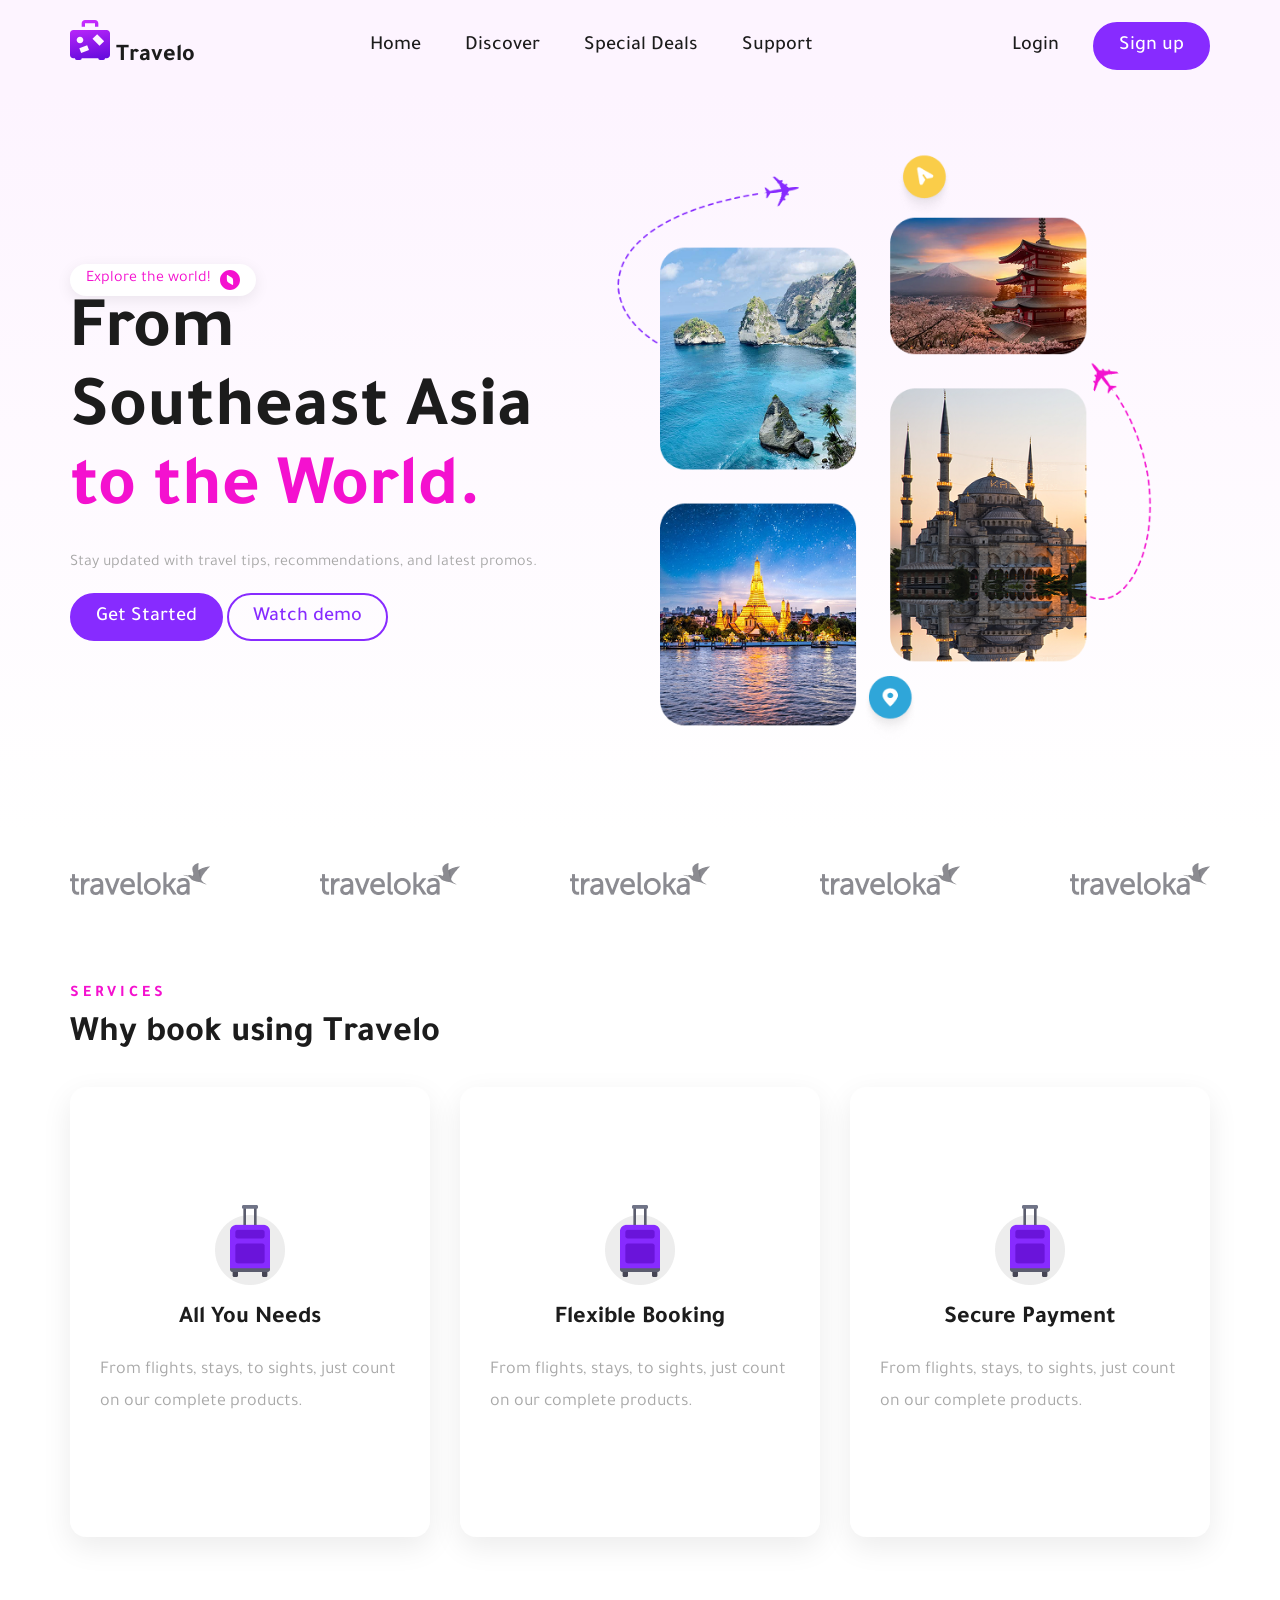
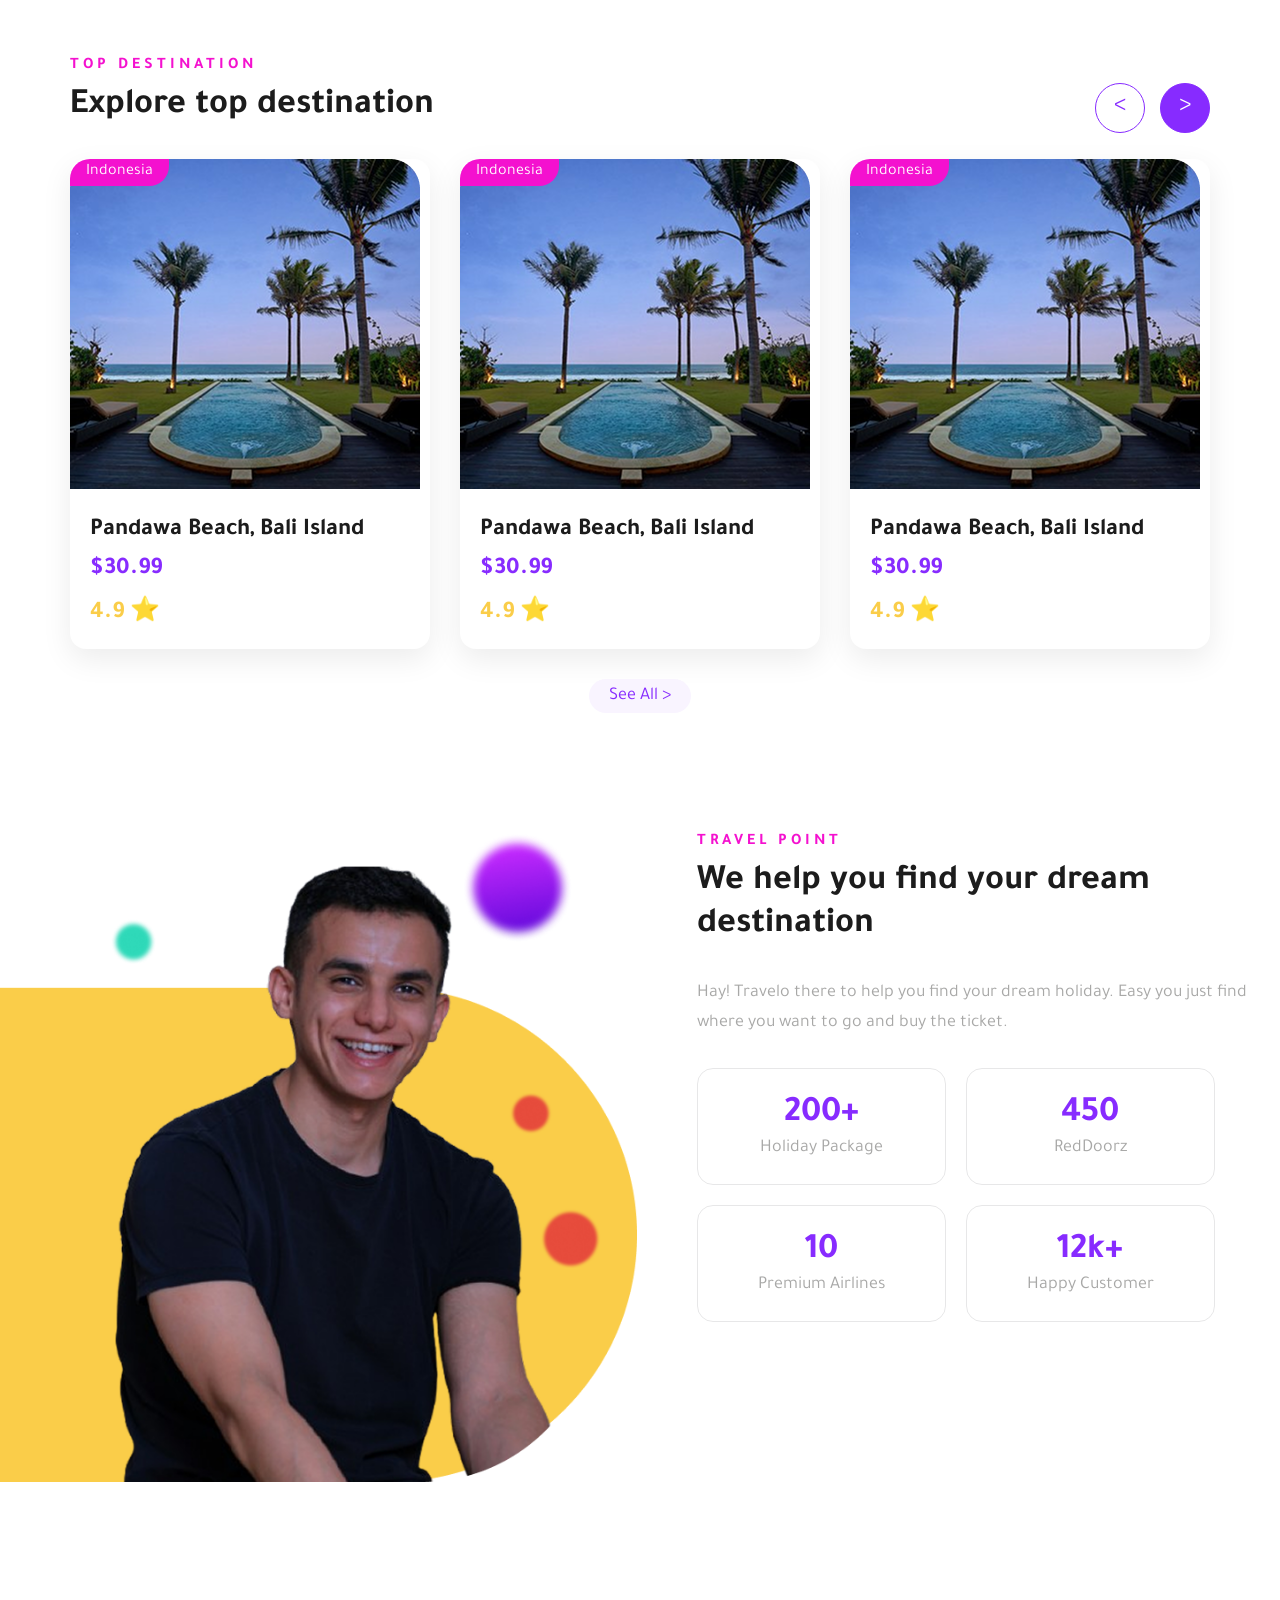
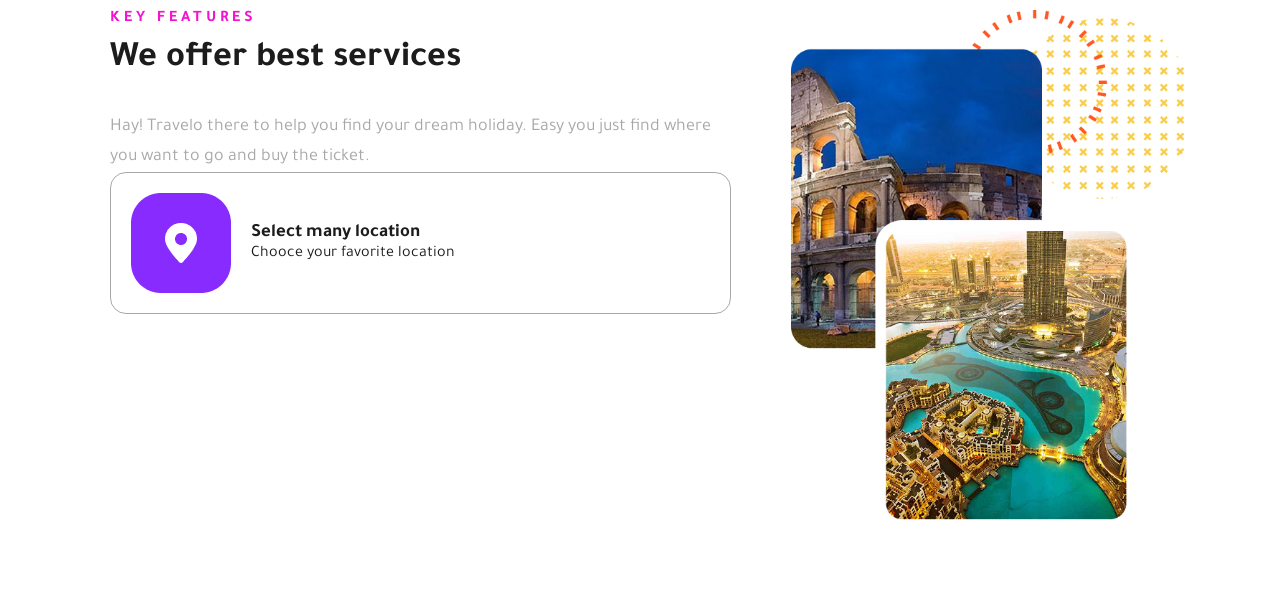
<file: index.html>
<!DOCTYPE html>
<html lang="en">
<head>
    <meta charset="UTF-8">
    <meta name="viewport" content="width=device-width, initial-scale=1.0">
    <title>Travelo</title>
    <link rel="stylesheet" href="style.css">
    <link rel="preconnect" href="https://fonts.googleapis.com">
    <link rel="preconnect" href="https://fonts.gstatic.com" crossorigin>
    <link href="https://fonts.googleapis.com/css2?family=Cairo:wght@200..1000&family=Plus+Jakarta+Sans:ital,wght@0,200..800;1,200..800&family=Tajawal:wght@200;300;400;500;700;800;900&display=swap" rel="stylesheet">
</head>
<body>
    <header class="header">
        <div class="container nav">
            <a href="/" class="logo"><img src="assets/logo.svg"> Travelo</a>
            <nav class="nav-links">
                <a href="#">Home</a>
                <a href="#">Discover</a>
                <a href="#">Special Deals</a>
                <a href="#">Support</a>
            </nav>
            <div class="nav-buttons">
                <a href="#" class="link">Login</a>
                <a href="#" class="btn">Sign up</a>
            </div>
        </div>
    </header>

    <section class="hero">
        <div class="container hero-content">
            <div class="hero-text">
                <span class="badge">Explore the world! <img src="assets/hero_span.svg" alt="hero" /></span>
                <h1>From <br/>Southeast Asia <br /> <span class="pink">to the World.</span></h1>
                <p>Stay updated with travel tips, recommendations, and latest promos.</p>
                <a class="btn">Get Started</a>
                <a class="btn btn-outline">Watch demo</a>
            </div>
            <div class="hero-img">
                <img src="assets/hero.png" alt="hero section" />
            </div>
        </div>
    </section>

    <section class="partners">
        <div class="container partners-list">
            <img src="assets/Traveloka.png" alt="partner" />
            <img src="assets/Traveloka.png" alt="partner" />
            <img src="assets/Traveloka.png" alt="partner" />
            <img src="assets/Traveloka.png" alt="partner" />
            <img src="assets/Traveloka.png" alt="partner" />
        </div>
    </section>

    <section class="services">
        <div class="container">
            <p class="subtitle">services</p>
            <h2>Why book using Travelo</h2>
            <div class="cards">
                <div class="card service-card">
                    <img src="/assets/bag.png" alt="bag" />
                    <h3>All You Needs</h3>
                    <p>From flights, stays, to sights, just count on our complete products.</p>
                </div>

                <div class="card service-card">
                    <img src="/assets/bag.png" alt="bag" />
                    <h3>Flexible Booking</h3>
                    <p>From flights, stays, to sights, just count on our complete products.</p>
                </div>

                <div class="card service-card">
                    <img src="/assets/bag.png" alt="bag" />
                    <h3>Secure Payment</h3>
                    <p>From flights, stays, to sights, just count on our complete products.</p>
                </div>

            </div>
        </div>
    </section>

    <section class="section">
        <div class="container">
            <div class="section-head">
                <div>
                    <p class="subtitle">TOP DESTINATION</p>
                    <h2>Explore top destination</h2>
                </div>
                <div class="arrows">
                    <a href="#" class="arrow"><</a>
                    <a href="#" class="arrow arrow-filled">></a>
                </div>
            </div>
            <div class="cards">
                <div class="card place-card">
                    <span class="tag">Indonesia</span>
                    <img src="/assets/place.png" alt="place" />
                    <div class="place-info">
                        <h3>Pandawa Beach, Bali Island</h3>
                        <p class="price">$30.99</p>
                        <p class="rating">4.9 ⭐</p>
                    </div>
                </div>

                <div class="card place-card">
                    <span class="tag">Indonesia</span>
                    <img src="/assets/place.png" alt="place" />
                    <div class="place-info">
                        <h3>Pandawa Beach, Bali Island</h3>
                        <p class="price">$30.99</p>
                        <p class="rating">4.9 ⭐</p>
                    </div>
                </div>

                <div class="card place-card">
                    <span class="tag">Indonesia</span>
                    <img src="/assets/place.png" alt="place" />
                    <div class="place-info">
                        <h3>Pandawa Beach, Bali Island</h3>
                        <p class="price">$30.99</p>
                        <p class="rating">4.9 ⭐</p>
                    </div>
                </div>

            </div>

            <div class="center">
                <a href="#" class="see-all">See All ></a>
            </div>

        </div>
    </section>

    <section class="section">
        <div class="two-columns">
            <div class="travel-img">
                <img src="/assets/travel.png" alt="travel" />
            </div>

            <div class="travel-text">
                <p class="subtitle">TRAVEL POINT</p>
                <h2>We help you find your dream destination</h2>
                <p class="text">Hay! Travelo there to help you find your dream holiday.
                    Easy you just find where you want to go and
                    buy the ticket.
                </p>
                <div class="stats">
                    <div class="stat">
                        <h3>200+</h3>
                        <p>Holiday Package</p>
                    </div>
                    <div class="stat">
                        <h3>450</h3>
                        <p>RedDoorz</p>
                    </div>
                    <div class="stat">
                        <h3>10</h3>
                        <p>Premium Airlines</p>
                    </div>
                    <div class="stat">
                        <h3>12k+</h3>
                        <p>Happy Customer</p>
                    </div>

                </div>
            </div>
        </div>
    </section>

    <section class="section">
        <div class="container two-columns">
            <div class="feature-text">
                <p class="subtitle">KEY FEATURES</p>
                <h2>We offer best services</h2>
                <p class="text">Hay! Travelo there to help you find your dream holiday.
                    Easy you just find where you want to go and
                    buy the ticket.
                </p>

                <div class="feature">
                    <img src="/assets/feature1.png" alt="feature" />
                    <div>
                        <h3>Select many location</h3>
                        <p>Chooce your favorite location </p>
                    </div>
                </div>
            </div>

            <div class="feature-image">
                <img src="/assets/feature.png" alt="feature" />
            </div>
        </div>
    </section>
</body>
</html>
</file>
<file: style.css>
:root {
    --text-color: #1C1C1C;
    --text-alt: #ffffff;
    --primary: #872BFF;
    --secondary: #F411CF;
    --text-secondary: #A8A8A7;
}

* {
    padding: 0;
    margin: 0;
    box-sizing: border-box;
}

body {
    font-family: "Tajawal", sans-serif;
    color: var(--text-color);
    background-color: #ffffff;
}

a {
    text-decoration: none;
    color: inherit;
}

img {
    max-width: 100%;
    display: inline-block;
}

.container {
    width: 1140px;
    max-width: 90%;
    margin: 0 auto;
}

.header {
    padding: 20px 0;
    background-color: #fdf4ff;
}

.nav {
    display: flex;
    justify-content: space-between;
    align-items: center;
}

.logo {
    font-size: 24px;
    font-weight: 700;
}

.nav-links {
    display: flex;
    gap: 20px;
    font-size: 20px;
    font-weight: 500;
    justify-content: center;
    align-items: center;
}

.nav-links a {
    padding: 10px 12px;
    border-radius: 10px;
    transition: all 0.3s ease;
}

.nav-links a:hover {
    color: #ffffff;
    background-color: #872BFF;
}

.nav-buttons {
    display: flex;
    justify-content: center;
    align-items: center;
    gap: 10px;
}

.nav-buttons .link {
    font-size: 20px;
    font-weight: 500;
    transition: all 0.3s ease;
    border-radius: 30px;
    padding: 10px 24px;
}
.link:hover {
    background-color: #5f17cc;
    color: #fff;

}

.btn {
    border-radius: 30px;
    display: inline-block;
    background-color: #872BFF;
    color: #fff;
    padding: 10px 24px;
    border: 2px solid #872BFF;
    font-size: 20px;
    font-weight: 500;
    transition: all 0.3s ease;
}

.btn:hover {
    background-color: #5f17cc;
}

.hero {
    padding: 60px 0 80px;
    background: linear-gradient(to bottom, #fdf4ff, #fff);
}

.hero-content {
    display: flex;
    align-items: center;
    justify-content: space-between;
    gap: 40px;
}

.hero-text {
    width: 50%;
}

.badge {
    display: flex;
    background-color: #ffffff;
    color: #F411CF;
    padding: 6px 16px;
    border-radius: 20px;
    font-size: 16px;
    box-shadow: 0 4px 15px rgba(0, 0, 0, 0.08);
    width: fit-content;
    gap: 10px;
}

.hero h1 {
    font-size: 72px;
    font-weight: bold;
    line-height: 1.1;
    margin-bottom: 20px;
}

.pink {
    color: #F411CF;
}

.hero-text p {
    color: #A8A8A8;
    margin-bottom: 20px;
}

.btn-outline {
    background-color: transparent;
    color: #872BFF;
}

.btn-outline:hover {
    color: #fff;
}

.partners {
    padding: 30px 0;
}

.partners-list {
    display: flex;
    justify-content: space-between;
}

.services {
    padding: 60px 0;
}

.subtitle{
    color: #F411CF;
    text-transform: uppercase;
    letter-spacing: 4px;
    font-size: 16px;
    font-weight: 600;
    margin-bottom: 10px;
}

h2 {
    font-size: 36px;
    font-weight: 600;
    margin-bottom: 30px;
}

.cards {
    display: flex;
    gap: 30px;
}

.card {
    background-color: #fff;
    box-shadow: 0 10px 30px rgba(0, 0, 0, 0.08);
    border-radius: 16px;
}

.service-card {
    flex-grow: 1;
    padding: 50px 30px;
    display: flex;
    flex-direction: column;
    align-items: center;
    justify-content: center;
    height: 450px;
}

.service-card img {
    margin-bottom: 20px;
    width: 70px;
    height: 80px;
}

.service-card h3 {
    font-size: 24px;
    margin-bottom: 20px;
}

.service-card p {
    color: #A8A8A8;
    font-size: 18px;
    line-height: 1.8;
}

/* destination cards */

.section {
    padding: 60px 0;
}

.section-head {
    display: flex;
    justify-content: space-between;
    align-items: center;
}

.arrows {
    display: flex;
    gap: 15px;
}

.arrow {
    width: 50px;
    height: 50px;
    border-radius: 50%;
    border: 1px solid var(--primary);
    color: var(--primary);
    font-size: 24px;
    display: flex;
    justify-content: center;
    align-items: center;
}

.arrow-filled {
    background-color: var(--primary);
    color: #fff;
}

.place-card {
    width: 100%;
    object-fit: cover;
}

.tag {
    position: absolute;
    background-color: var(--secondary);
    color: #fff;
    padding: 4px 16px;
    border-radius: 20px 0;
    font-size: 16px;
}

.place-info {
    padding: 20px;
}

.place-info h3 {
    font-size: 24px;
    font-weight: bold;
    margin-bottom: 10px;
}

.price {
    color: var(--primary);
    font-size: 24px;
    font-weight: bold;
    margin-bottom: 10px;
}

.rating {
    color: #FACD49;
    font-size: 24px;
    font-weight: bold;
}

.center {
    text-align: center;
}

.see-all {
    display: inline-block;
    margin-top: 30px;
    background-color: #F9F4FF;
    color: var(--primary);
    padding: 6px 20px;
    border-radius: 20px;
    font-size: 18px;
}

/* Travel Point */
.two-columns {
    display: flex;
    align-items: space-between;
    justify-content: center;
    gap: 60px;
    margin-right: 30px;
}

.travel-image, .travel-text {
    width: 50%;
}

.stats {
    display: flex;
    flex-wrap: wrap;
    gap: 20px;
    margin-top: 30px;
}

.stat {
    width: 45%;
    padding: 25px;
    text-align: center;
    border-radius: 16px;
    border: 1px solid rgba(25, 25, 37, 0.1);
}

.stat h3 {
    color: var(--primary);
    font-size: 36px;
}

.stat p {
    color: var(--text-secondary);
    font-size: 18px;
}

.text {
    color: var(--text-secondary);
    font-size: 18px;
    line-height: 30px;
}

/* key features */
.feature {
    display: flex;
    align-items: center;
    gap: 20px;
    padding: 20px;
    border-radius: 16px;
    border: 1px solid var(--text-secondary)
}
</file>
